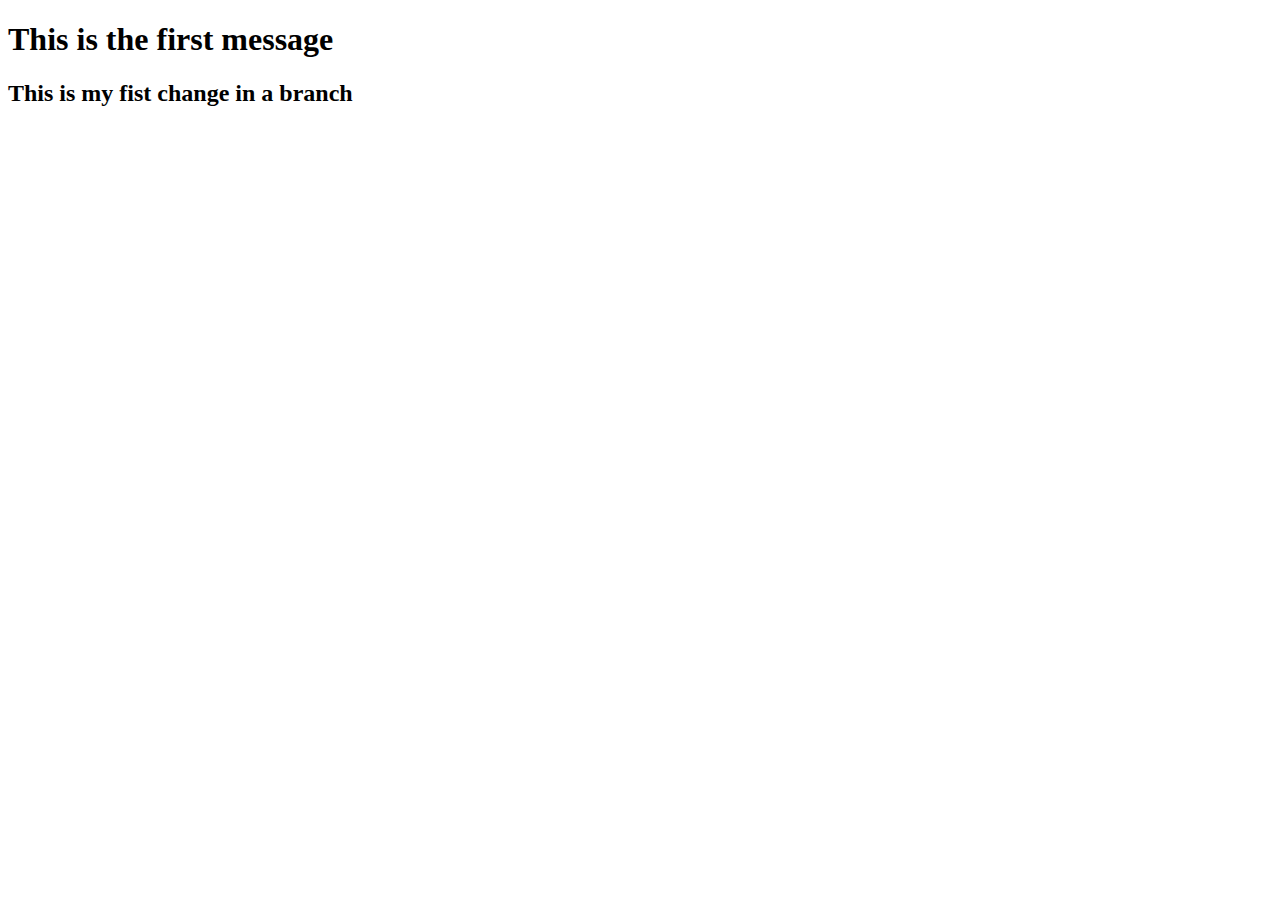
<file: index.html>
<!DOCTYPE html>
<html lang="en" dir="ltr">
  <head>
    <meta charset="utf-8">
    <title>New repository</title>
  </head>
  <body>
    <h1>This is the first message</h1>
    <h2>This is my fist change in a branch</h2>
  </body>
</html>
</file>
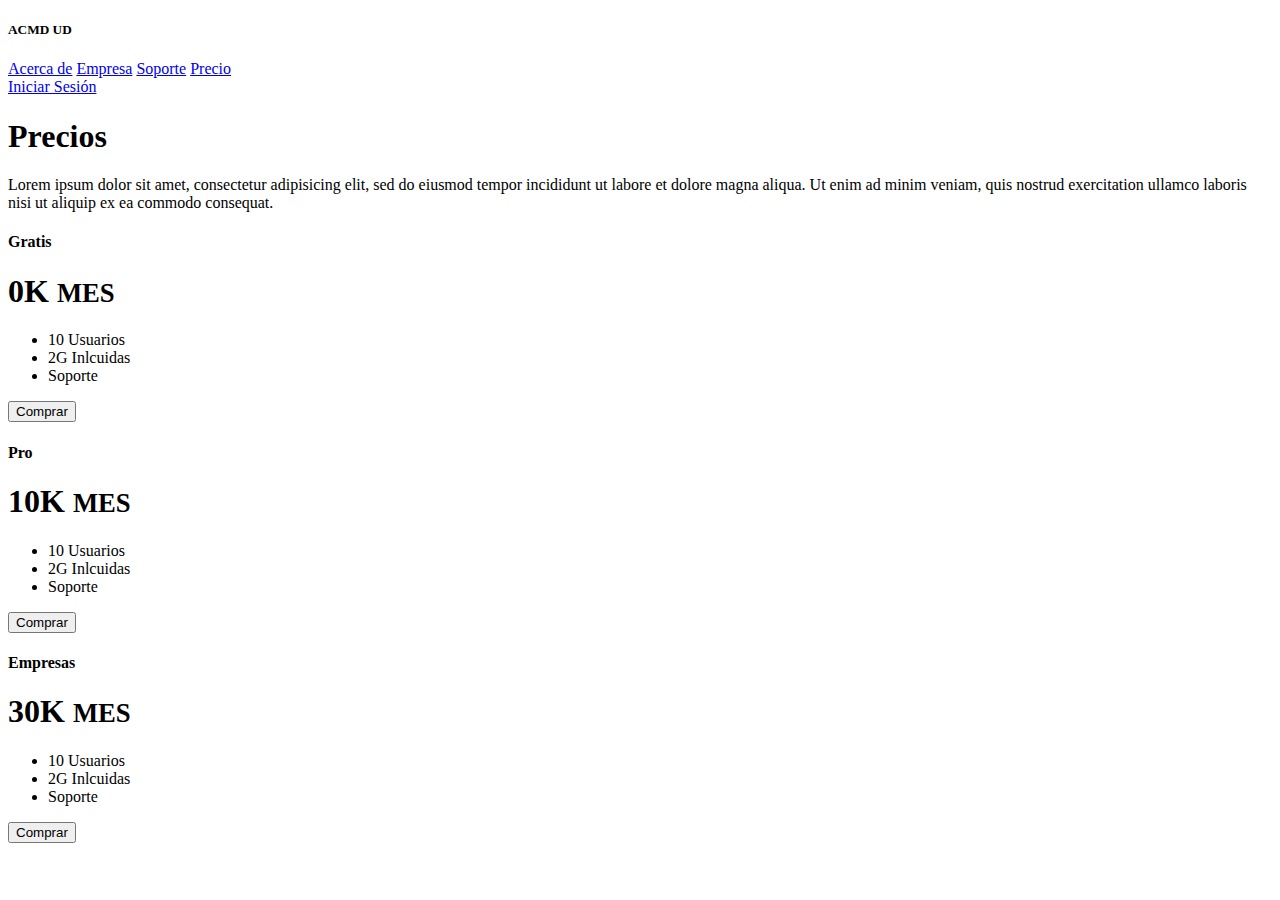
<file: Bootrstrap_menu_precios/index.html>
<!DOCTYPE html>
<html lang="en" dir="ltr">
  <head>
    <meta charset="utf-8">
    <title>ACM UD suscripcion</title>
    <link rel="stylesheet" href="https://stackpath.bootstrapcdn.com/bootstrap/4.5.0/css/bootstrap.min.css" integrity="sha384-9aIt2nRpC12Uk9gS9baDl411NQApFmC26EwAOH8WgZl5MYYxFfc+NcPb1dKGj7Sk" crossorigin="anonymous">

  </head>
  <body>
    <div class="d-flex flex-column flex-md-row align-items-center p-3 px-md-4 mb-3 bg-white border-bottom shadow-sm">
      <h5 class="my-0 mr-md-auto font-weight-normal">ACMD UD</h5>
      <nav class="my-2 my-md-0 mr-md-3">
          <a class="p-2 text-dark" href="#">Acerca de</a>
          <a class="p-2 text-dark" href="#">Empresa</a>
          <a class="p-2 text-dark" href="#">Soporte</a>
          <a class="p-2 text-dark" href="#">Precio</a>
      </nav>
      <a class="btn btn-outline-primary"href="#">Iniciar Sesión</a>
    </div>

    <div class="container">
      <div class="mx-auto text-center">
          <h1 class="display-4">Precios</h1>
          <p  class="lead">Lorem ipsum dolor sit amet, consectetur adipisicing elit, sed do
            eiusmod tempor incididunt ut labore et dolore magna aliqua. Ut enim
            ad minim veniam, quis nostrud exercitation ullamco laboris nisi ut
            aliquip ex ea commodo consequat.</p>
      </div>
      <div class="row">
        <div class="col">
          <div class="card">
              <div class="card-header">
                <h4 class="text-center mb-0">Gratis</h4>
              </div>

              <div class="card-body">
                <h1 class="card-title text-center">0K <small class="text-muted">MES</small></h1>
                <ul class="list-unstyled text-center">
                  <li>10 Usuarios</li>
                  <li>2G Inlcuidas</li>
                  <li>Soporte</li>
                </ul>
                <button type="button" class="btn btn-outline-primary btn-lg btn-block">Comprar</button>
              </div>
          </div>
        </div>
        <div class="col">
          <div class="card">
              <div class="card-header">
                <h4 class="text-center mb-0">Pro</h4>
              </div>

              <div class="card-body">
                <h1 class="card-title text-center">10K <small class="text-muted">MES</small></h1>
                <ul class="list-unstyled text-center">
                  <li>10 Usuarios</li>
                  <li>2G Inlcuidas</li>
                  <li>Soporte</li>
                </ul>
                <button type="button" class="btn btn-primary btn-lg btn-block">Comprar</button>
              </div>
          </div>
        </div>
        <div class="col">
          <div class="card">
              <div class="card-header">
                <h4 class="text-center mb-0">Empresas</h4>
              </div>

              <div class="card-body">
                <h1 class="card-title text-center">30K <small class="text-muted">MES</small></h1>
                <ul class="list-unstyled text-center">
                  <li>10 Usuarios</li>
                  <li>2G Inlcuidas</li>
                  <li>Soporte</li>
                </ul>
                <button type="button" class="btn btn-primary btn-lg btn-block">Comprar</button>
              </div>
          </div>
        </div>
      </div>
    </div>
    <script src="https://code.jquery.com/jquery-3.5.1.slim.min.js" integrity="sha384-DfXdz2htPH0lsSSs5nCTpuj/zy4C+OGpamoFVy38MVBnE+IbbVYUew+OrCXaRkfj" crossorigin="anonymous"></script>
    <script src="https://cdn.jsdelivr.net/npm/popper.js@1.16.0/dist/umd/popper.min.js" integrity="sha384-Q6E9RHvbIyZFJoft+2mJbHaEWldlvI9IOYy5n3zV9zzTtmI3UksdQRVvoxMfooAo" crossorigin="anonymous"></script>
    <script src="https://stackpath.bootstrapcdn.com/bootstrap/4.5.0/js/bootstrap.min.js" integrity="sha384-OgVRvuATP1z7JjHLkuOU7Xw704+h835Lr+6QL9UvYjZE3Ipu6Tp75j7Bh/kR0JKI" crossorigin="anonymous"></script>
  </body>
</html>
</file>
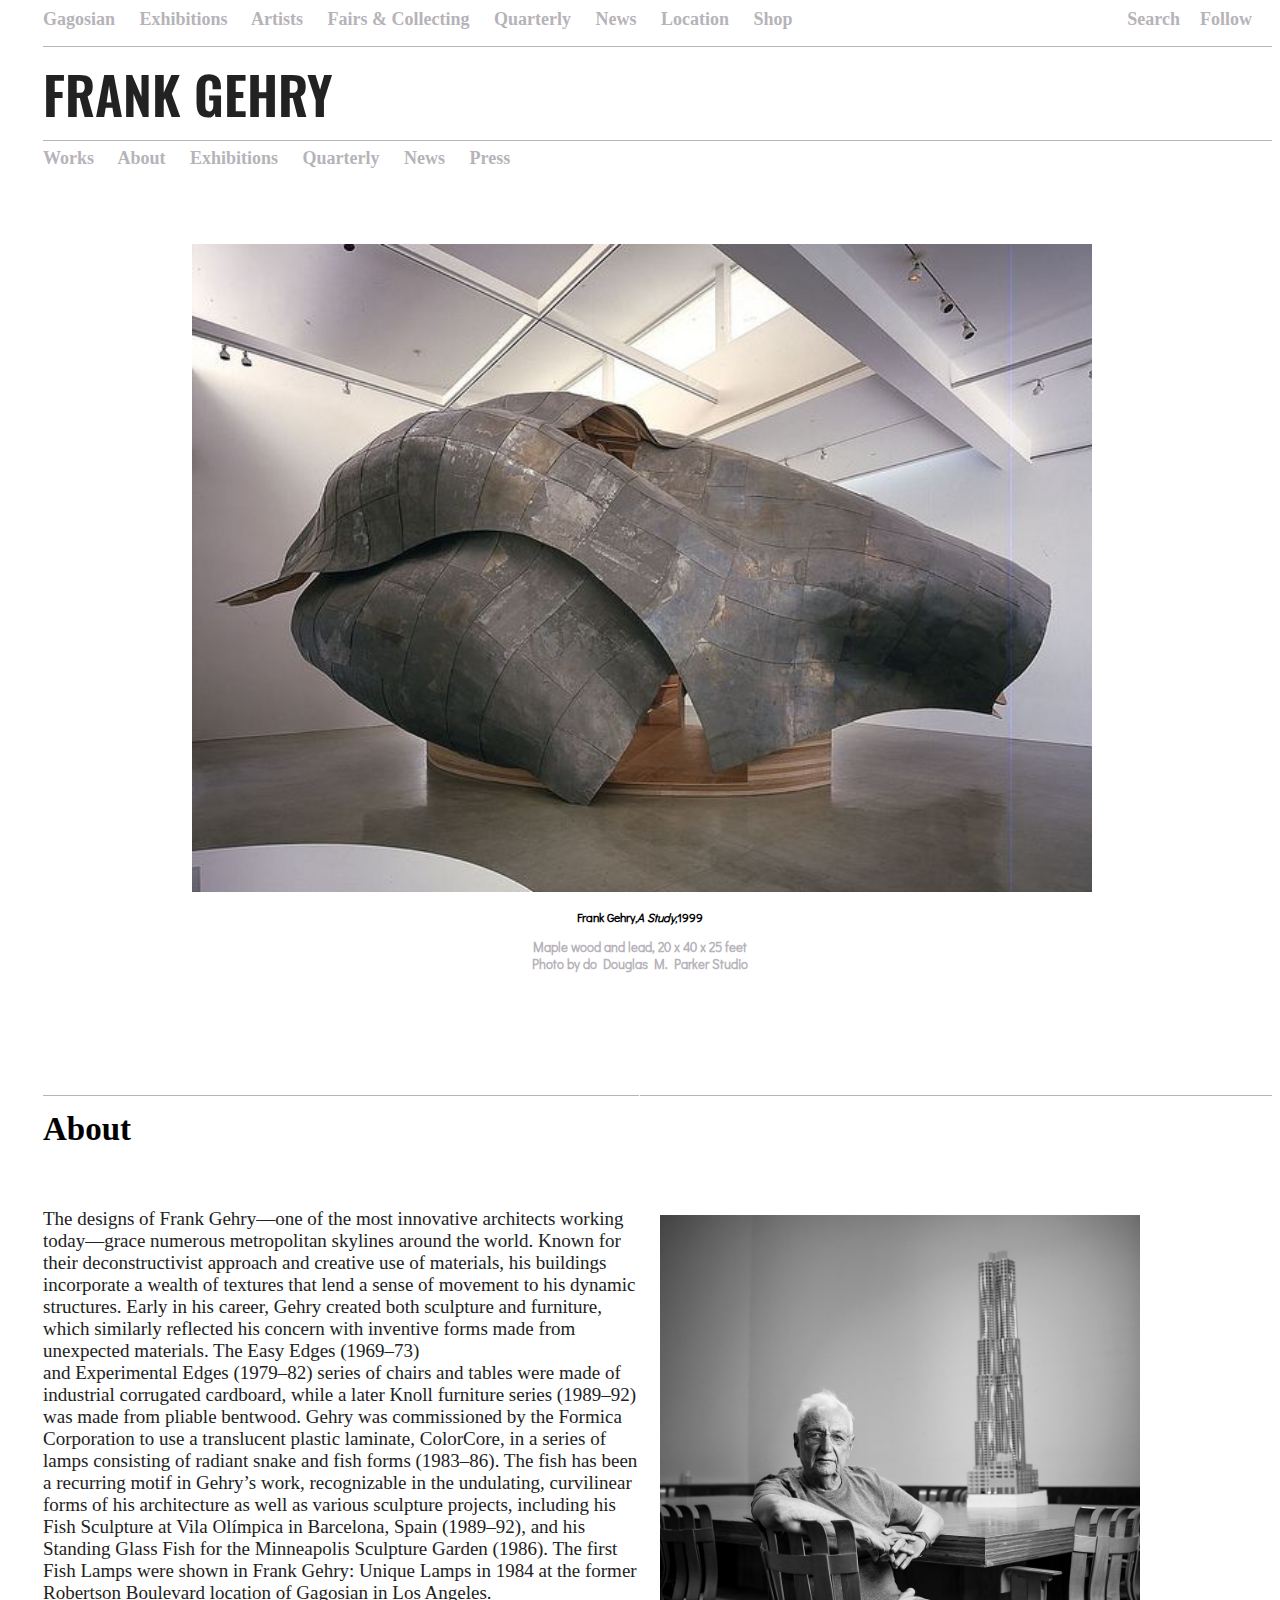
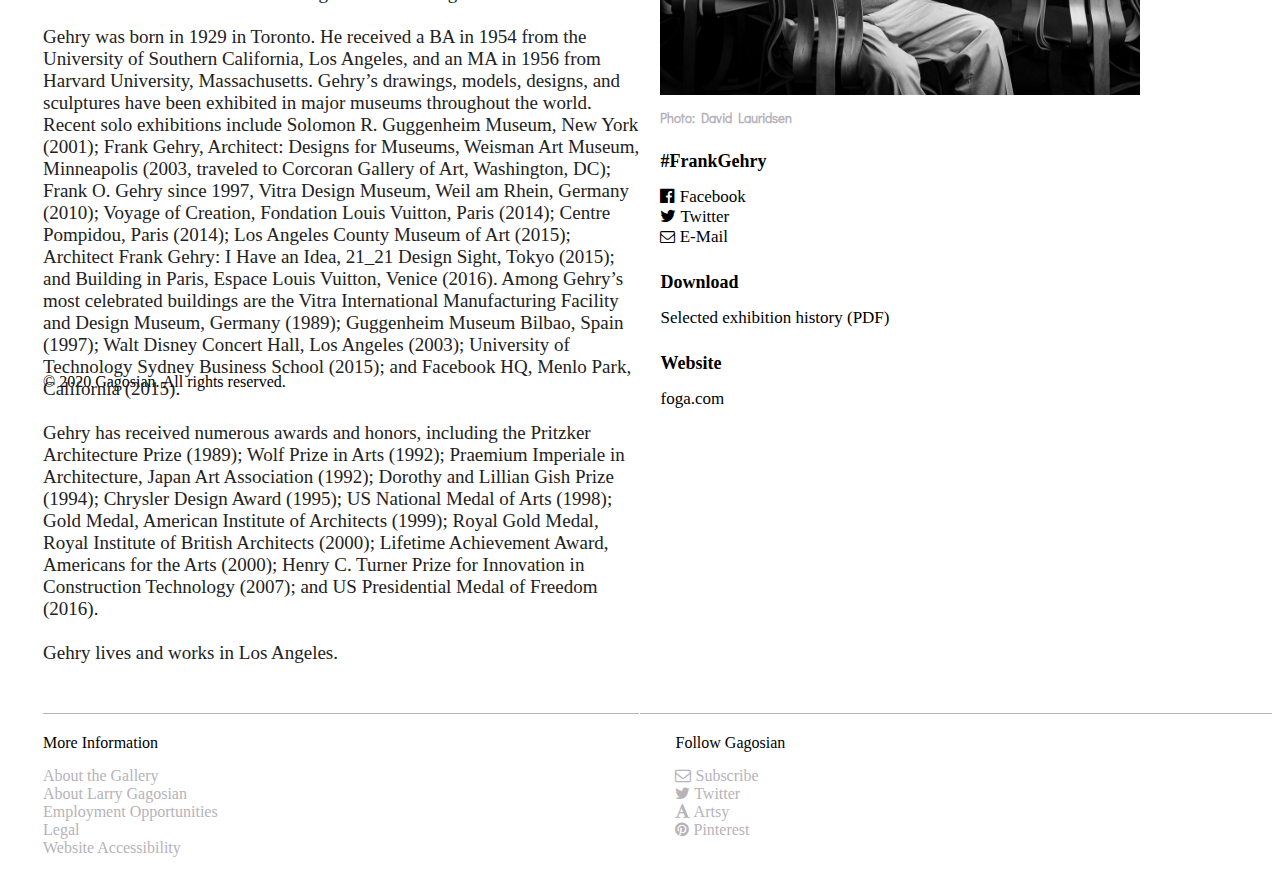
<file: maqueta_css/index.html>
<!DOCTYPE html>
<html lang="en" dir="ltr">
  <head>
    <meta charset="utf-8">
    <link href="https://fonts.googleapis.com/css2?family=Pathway+Gothic+One&display=swap" rel="stylesheet">
    <link href="https://fonts.googleapis.com/css2?family=Oswald:wght@400&display=swap" rel="stylesheet">
    <link href="https://fonts.googleapis.com/css2?family=Didact+Gothic&display=swap" rel="stylesheet">
    <link rel="stylesheet" href="https://cdnjs.cloudflare.com/ajax/libs/font-awesome/4.7.0/css/font-awesome.min.css">
    <link rel="stylesheet" href="styles/estilos.css">
    <title>Frank Gehry | Gagosian</title>
  </head>
  <body>
    <div class="grid-container">
      <div class="Navigation_bar Section_commons">
        <nav>
          <a href="">Gagosian</a>
          <a href="">Exhibitions</a>
          <a href="">Artists</a>
          <a href="">Fairs & Collecting</a>
          <a href="">Quarterly</a>
          <a href="">News</a>
          <a href="">Location</a>
          <a href="">Shop</a>
          <a class="right_nav" href="">Follow</a>
          <a class="right_nav" href="">Search</a>
        </nav>
      </div>
      <div class="Main_title Section_commons">
          Frank Gehry
      </div>
      <div class="Second_navigation_bar Navigation_bar Section_commons">
        <nav>
          <a href="">Works</a>
          <a href="">About</a>
          <a href="">Exhibitions</a>
          <a href="">Quarterly</a>
          <a href="">News</a>
          <a href="">Press</a>
        </nav>
      </div>
      <div class="Main_image">
        <img src="images/1999.jpg" alt="1999">
        <div class="image_info">
          <span>Frank Gehry</span>,<span id="italic_info">A Study</span>,<span>1999</span>
          <p id="par_info">Maple wood and lead, 20 x 40 x 25 feet <br> Photo by do Douglas
             M. Parker Studio</p>
        </div>

      </div>

      <div class="About_text- Section_commons Section_title">
        About
        <p id="about-content">
          The designs of Frank Gehry—one of the most innovative architects
          working today—grace numerous metropolitan skylines around the world.
          Known for their deconstructivist approach and creative use of
          materials, his buildings incorporate a wealth of textures that lend
          a sense of movement to his dynamic structures. Early in his career,
          Gehry created both sculpture and furniture, which similarly reflected
          his concern with inventive forms made from unexpected materials.
          The Easy Edges (1969–73) <br>and Experimental Edges (1979–82) series of
          chairs and tables were made of industrial corrugated cardboard, while
          a later Knoll furniture series (1989–92) was made from pliable
          bentwood. Gehry was commissioned by the Formica Corporation to use
          a translucent plastic laminate, ColorCore, in a series of lamps
          consisting of radiant snake and fish forms (1983–86). The fish has
          been a recurring motif in Gehry’s work, recognizable in the
          undulating, curvilinear forms of his architecture as well as various
          sculpture projects, including his Fish Sculpture at Vila Olímpica in
          Barcelona, Spain (1989–92), and his Standing Glass Fish for the
          Minneapolis Sculpture Garden (1986). The first Fish Lamps were shown
          in Frank Gehry: Unique Lamps in 1984 at the former Robertson
          Boulevard location of Gagosian in Los Angeles.
          <br><br>
          Gehry was born in 1929 in Toronto. He received a BA in 1954 from the
          University of Southern California, Los Angeles, and an MA in 1956
          from Harvard University, Massachusetts. Gehry’s drawings, models,
          designs, and sculptures have been exhibited in major museums
          throughout the world. Recent solo exhibitions include Solomon R.
          Guggenheim Museum, New York (2001); Frank Gehry, Architect: Designs
          for Museums, Weisman Art Museum, Minneapolis (2003, traveled to
          Corcoran Gallery of Art, Washington, DC); Frank O. Gehry since 1997,
          Vitra Design Museum, Weil am Rhein, Germany (2010); Voyage of
          Creation, Fondation Louis Vuitton, Paris (2014); Centre Pompidou,
          Paris (2014); Los Angeles County Museum of Art (2015);
          Architect Frank Gehry: I Have an Idea, 21_21 Design Sight,
          Tokyo (2015); and Building in Paris, Espace Louis Vuitton,
          Venice (2016). Among Gehry’s most celebrated buildings are
          the Vitra International Manufacturing Facility and Design Museum,
          Germany (1989); Guggenheim Museum Bilbao, Spain (1997); Walt Disney
          Concert Hall, Los Angeles (2003); University of Technology Sydney
          Business School (2015); and Facebook HQ, Menlo Park, California (2015).
          <br><br>
          Gehry has received numerous awards and honors, including the Pritzker
          Architecture Prize (1989); Wolf Prize in Arts (1992); Praemium
          Imperiale in Architecture, Japan Art Association (1992); Dorothy
          and Lillian Gish Prize (1994); Chrysler Design Award (1995); US
          National Medal of Arts (1998); Gold Medal, American Institute of
          Architects (1999); Royal Gold Medal, Royal Institute of British
          Architects (2000); Lifetime Achievement Award, Americans for the Arts
          (2000); Henry C. Turner Prize for Innovation in Construction Technology
          (2007); and US Presidential Medal of Freedom (2016).
          <br><br>
          Gehry lives and works in Los Angeles.
        </p>
      </div>

      <div class="About_image">
        <img src="images/Frank-Gehry.jpg" alt="Frank_Gehry">
        <div class="image_info">
          <p id="photo_credits">Photo: David Lauridsen</p>
          <h2>#FrankGehry</h2>
          <a target="_blank" href="https://www.facebook.com/share.php?u=https%3A%2F%2Fgagosian.com%2Fartists%2Ffrank-gehry%2F">
            <i class="fa fa-facebook-official"></i>
            Facebook
          </a>
          <br>
          <a target="_blank" href="https://twitter.com/intent/tweet?url=https%3A//gagosian.com/artists/frank-gehry/&hashtags=FrankGehry&text=Gagosian%20%7C%20Frank%20Gehry">
            <i class="fa fa-twitter"></i>
            Twitter
          </a>
          <br>
          <a target="_blank" href="https://twitter.com/intent/tweet?url=https%3A//gagosian.com/artists/frank-gehry/&hashtags=FrankGehry&text=Gagosian%20%7C%20Frank%20Gehry">
            <i class="fa fa-envelope-o" style="font-size:15px;"></i>
            E-Mail
          </a>
          <h2>Download</h2>
          <a target="_blank" class="links" href="https://gagosian.com/media/artists/frank-gehry/Gehry_Frank.pdf">
            Selected exhibition history (PDF)
          </a>
          <h2>Website</h2>
          <a target="_blank" class="links" href="https://www.foga.com/">
            foga.com
          </a>
        </div>
      </div>

      <div class="info Section_commons footer_commons">
        More Information
        <div class="info_links">
          <a target="_blank" class="links" href="https://gagosian.com/about/about-gallery/">
            About the Gallery
          </a>
          <br>
          <a target="_blank" class="links" href="https://gagosian.com/about/about-larry-gagosian/">
            About Larry Gagosian
          </a>
          <br>
          <a target="_blank" class="links" href="https://gagosian.com/jobs/">
            Employment Opportunities
          </a>
          <br>
          <a target="_blank" class="links" href="https://gagosian.com/legal/terms-and-conditions/">
            Legal
          </a>
          <br>
          <a target="_blank" class="links" href="https://gagosian.com/legal/website-accessibility/">
            Website Accessibility
          </a>
        </div>
      </div>
      <div class="folllow info footer_commons">
        Follow Gagosian
        <div class="info_links">
          <a target="_blank" class="links" href="https://gagosian.com/subscribe/">
            <i class="fa fa-envelope-o"></i>
            Subscribe
          </a>
          <br>
          <a target="_blank" class="links" href="https://twitter.com/gagosian">
            <i class="fa fa-twitter"></i>
            Twitter
          </a>
          <br>
          <a target="_blank" class="links" href="https://www.artsy.net/gagosian-gallery/">
            <i class="fa fa-font" aria-hidden="true"></i>
            Artsy
          </a>
          <br>
          <a target="_blank" class="links" href="https://co.pinterest.com/gagosian/">
            <i class="fa fa-pinterest" aria-hidden="true"></i>
            Pinterest
          </a>
        </div>
      </div>
    </div>
    <div class="Copyright Section_commons">
      © 2020 Gagosian. All rights reserved.
    </div>
  </body>
</html>
</file>
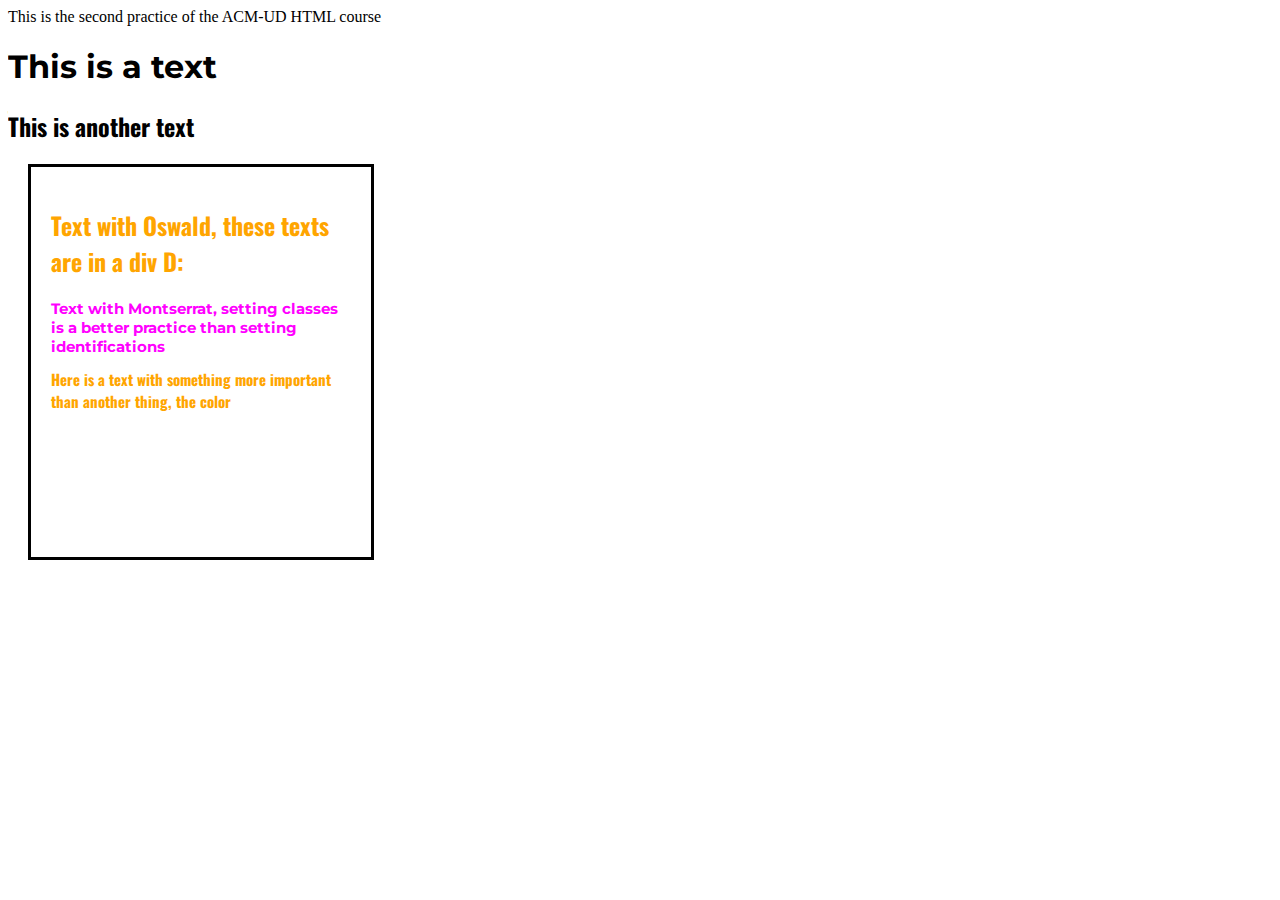
<file: second_lesson/index.html>
<!DOCTYPE html>
<html lang="es" dir="ltr">
  <head>
    <meta charset="utf-8">
    <meta name="viewport" content="width=device-width, initial-scale=1.0">
    <title>Hello World</title>
    <link rel='icon' type= "image/x-icon" href="favicon.ico">
    <link href="https://fonts.googleapis.com/css2?family=Montserrat:ital,wght@1,200&family=Oswald:wght@300&display=swap" rel="stylesheet">
  </head>
  <style media="screen">
      h1{
        font-family: 'Montserrat', sans-serif;
      }
      h2{
        font-family: 'Oswald', sans-serif;
      }
      #tag{
        font-family: 'Oswald', sans-serif;
        color: orange !important;
      }
      .klass{
          font-family: 'Montserrat', sans-serif;
          color: magenta;
          font-size: 15px;
      }
      .main{
          width: 300px;
          height: 350px;
          margin-top: 20px;
          margin-left: 20px;
          padding: 20px;
          border: black solid;
      }
  </style>
  <body>
    <header>
      This is the second practice of the ACM-UD HTML course
    </header>
    <h1>This is a text</h1>
    <h2>This is another text</h2>
    <div class = "main">
      <h2 id="tag">Text with Oswald, these texts are in a div D:</h2>
      <h2 class = "klass">Text with Montserrat,
      setting classes is a better practice than setting identifications</h2>
      <h2 class = "klass" id="tag">Here is a text with something more important than
      another thing, the color</h2>
    </div>
    </body>
</html>
</file>
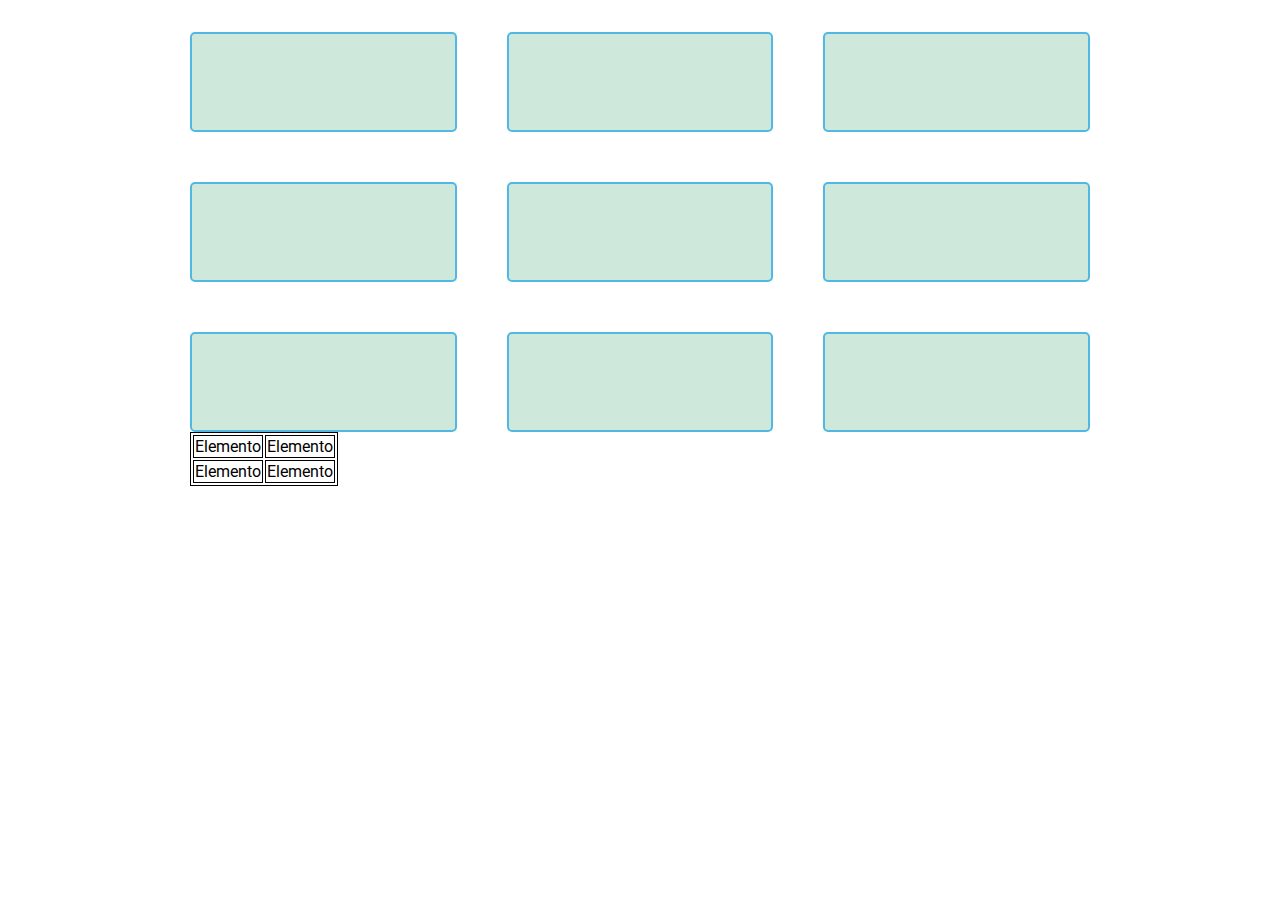
<file: third_lesson/index.html>
<!DOCTYPE html>
<html lang="es">

<head>
    <meta charset="UTF-8">
    <meta name="viewport" content="width=device-width, initial-scale=1.0">
    <title>Document</title>
    <link href="https://fonts.googleapis.com/css2?family=Roboto:ital,wght@0,100;0,300;0,400;0,500;1,300;1,400&display=swap" rel="stylesheet">
</head>
<style>
    * {
        font-family: 'Roboto', sans-serif;
    }

    body {
        width: 90%;
        max-width: 900px;
        margin: 2em auto;
    }

    .contanier {
        display: grid;
        grid-template-columns: repeat(3, 1fr);
        grid-auto-rows: 100px;
        grid-gap: 50px;
    }

    .contanier>div {
        border-radius: 5px;
        background-color: rgb(207, 232, 220);
        border: 2px solid rgb(79, 185, 227);
    }

    table,
    th,
    td {
        border: 1px solid black;
    }
</style>

<body>
    <div class="contanier">
        <div></div>
        <div></div>
        <div></div>
        <div></div>
        <div></div>
        <div></div>
        <div></div>
        <div></div>
        <div></div>
    </div>

    <table>
        <tr>
            <td>Elemento</td>
            <td>Elemento</td>

        </tr>
        <tr>
            <td>Elemento</td>

            <td>Elemento</td>

        </tr>
    </table>

</body>

</html>
</file>
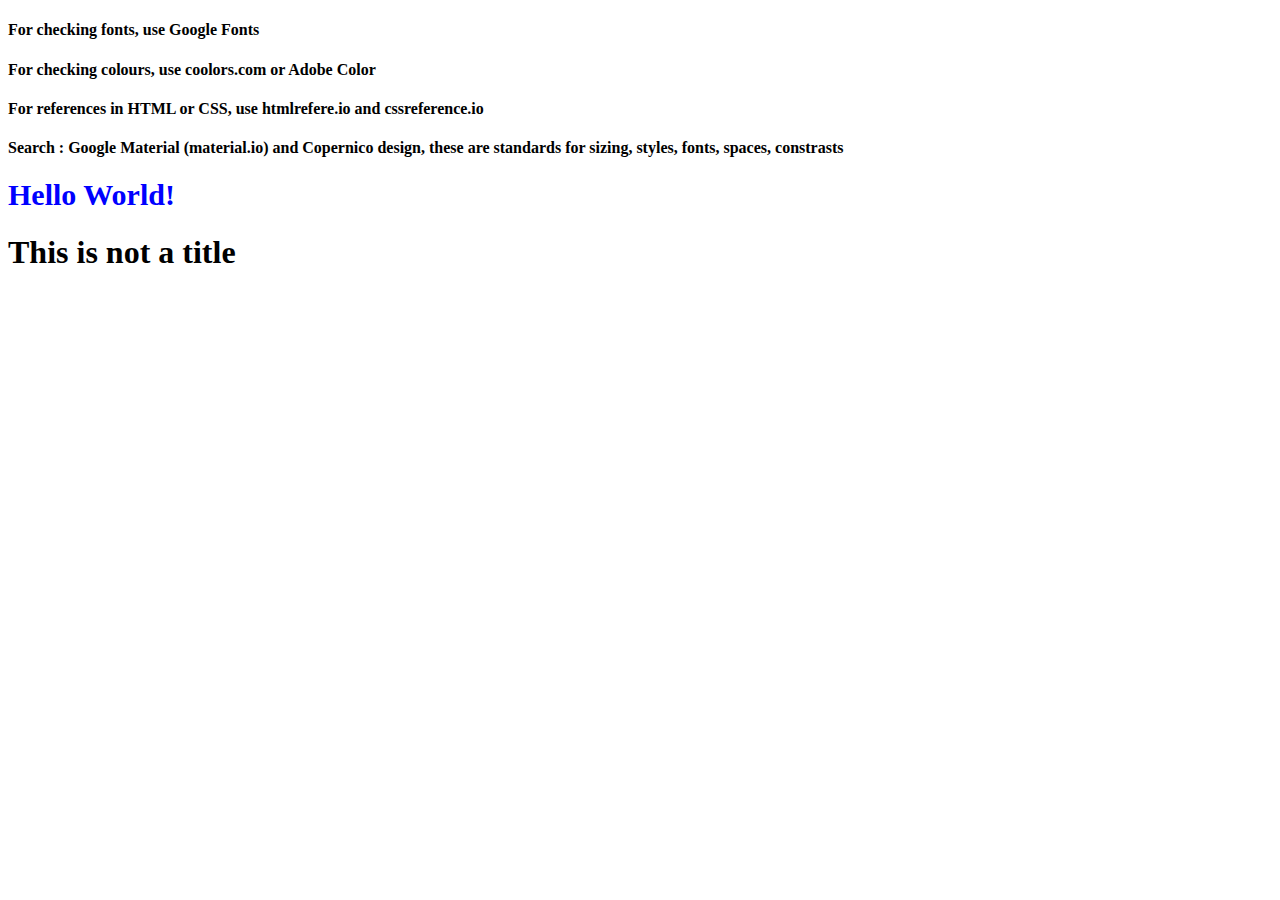
<file: first_exercise.html>
<!DOCTYPE html>
<html>
  <head>
    <title>My page</title>
  </head>
  <style>
      .title{
        font-size: 30px;
        color: blue;
      }
  </style>
  <body>
    <h4>For checking fonts, use Google Fonts</h4>
    <h4>For checking colours, use coolors.com or Adobe Color</h4>
    <h4>For references in HTML or CSS, use htmlrefere.io and cssreference.io</h4>
    <h4>Search : Google Material (material.io) and Copernico design,
        these are standards for sizing, styles, fonts, spaces, constrasts</h4>
    <h1 class = "title">Hello World!</h1>
    <h1>This is not a title</h1>
    <p></p>
  </body>
</html>
</file>
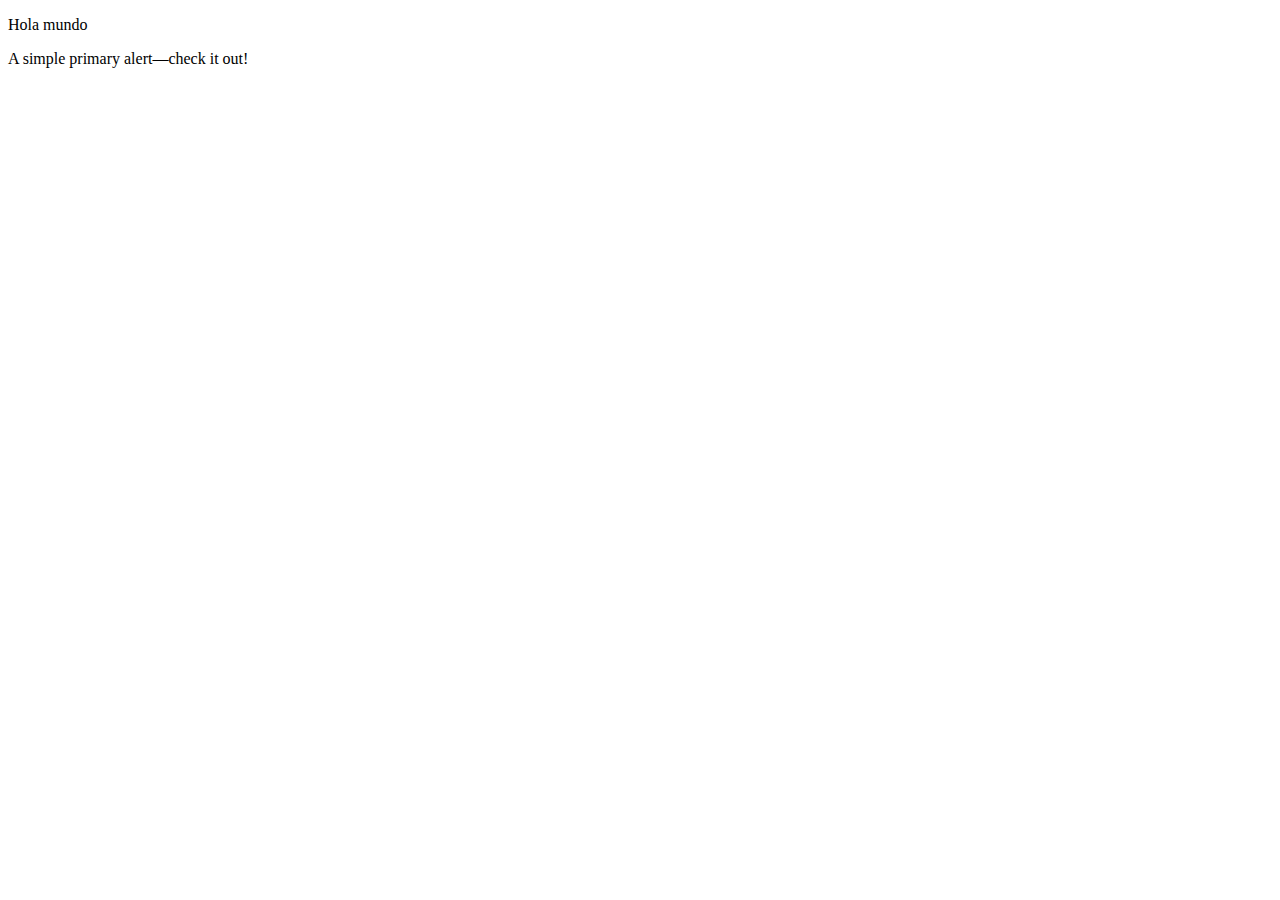
<file: third_lesson/index2.html>
<!DOCTYPE html>
<html lang="en">
  <head>
    <meta charset="utf-8">
    <title>Document</title>
    <link rel="stylesheet" href="https://stackpath.bootstrapcdn.com/bootstrap/4.5.0/css/bootstrap.min.css" integrity="sha384-9aIt2nRpC12Uk9gS9baDl411NQApFmC26EwAOH8WgZl5MYYxFfc+NcPb1dKGj7Sk" crossorigin="anonymous">
  </head>
  <body>

    <p>Hola mundo</p>
    <div class="alert alert-primary" role="alert">
        A simple primary alert—check it out!
    </div>
    <script src="https://code.jquery.com/jquery-3.5.1.slim.min.js" integrity="sha384-DfXdz2htPH0lsSSs5nCTpuj/zy4C+OGpamoFVy38MVBnE+IbbVYUew+OrCXaRkfj" crossorigin="anonymous"></script>
    <script src="https://cdn.jsdelivr.net/npm/popper.js@1.16.0/dist/umd/popper.min.js" integrity="sha384-Q6E9RHvbIyZFJoft+2mJbHaEWldlvI9IOYy5n3zV9zzTtmI3UksdQRVvoxMfooAo" crossorigin="anonymous"></script>
    <script src="https://stackpath.bootstrapcdn.com/bootstrap/4.5.0/js/bootstrap.min.js" integrity="sha384-OgVRvuATP1z7JjHLkuOU7Xw704+h835Lr+6QL9UvYjZE3Ipu6Tp75j7Bh/kR0JKI" crossorigin="anonymous"></script>
  </body>
</html>
</file>
<file: maqueta_css/styles/estilos.css>
/*Grid container (Layoutit!) */
.grid-container {
  display: grid;
  grid-template-columns: 1fr 1fr 1fr 1fr 1fr 1fr 1fr 1fr 1fr 1fr 1fr 1fr;
  grid-template-rows: 0.2fr 0.5fr 0.2fr 1.7fr 2.2fr 0.4fr 1.5fr 1.3fr 0.5fr 0.5fr 2fr 1fr;
  gap: 1px 1px;
  grid-template-areas: "Navigation_bar Navigation_bar Navigation_bar Navigation_bar Navigation_bar Navigation_bar Navigation_bar Navigation_bar Navigation_bar Navigation_bar Navigation_bar Navigation_bar" "Main_title Main_title Main_title Main_title Main_title Main_title Main_title Main_title Main_title Main_title Main_title Main_title" "Second_navigation_bar Second_navigation_bar Second_navigation_bar Second_navigation_bar Second_navigation_bar Second_navigation_bar Second_navigation_bar Second_navigation_bar Second_navigation_bar Second_navigation_bar Second_navigation_bar Second_navigation_bar" "Main_image Main_image Main_image Main_image Main_image Main_image Main_image Main_image Main_image Main_image Main_image Main_image" "About_text- About_text- About_text- About_text- About_text- About_text- About_image About_image About_image About_image About_image About_image" "exhibitions_title exhibitions_title exhibitions_title exhibitions_title exhibitions_title exhibitions_title exhibitions_title exhibitions_title exhibitions_title exhibitions_title exhibitions_title exhibitions_title" "card1 card1 card1 card2 card2 card2 card3 card3 card3 card4 card4 card4" "card5 card5 card5 card6 card6 card6 card7 card7 card7 . . ." "Link_exhibitions Link_exhibitions Link_exhibitions Link_exhibitions Link_exhibitions Link_exhibitions Link_exhibitions Link_exhibitions Link_exhibitions Link_exhibitions Link_exhibitions Link_exhibitions" "Quarterly_title Quarterly_title Quarterly_title Quarterly_title Quarterly_title Quarterly_title Quarterly_title Quarterly_title Quarterly_title Quarterly_title Quarterly_title Quarterly_title" "card8 card8 card8 card8 card9 card9 card9 card9 . . . ." "info info info info info info folllow folllow folllow folllow folllow folllow";
}

/*Caracteristicas comunes*/
.Section_commons{
  margin-left: 35px;
}
.Section_title{
  font-family: "Times New Roman", Times, serif;
  position: relative;
  border-top: 1px solid #b6b3b9;
  padding-top: 15px;
  margin-top: 40px;
  font-size: 33px;
  font-weight: 900;
}

/*Barra de navegacion*/
.Navigation_bar {
  grid-area: Navigation_bar;
  font-family: Minion,Times New Roman, STSong,serif;
  font-size: 18px;
  line-height: 22.5px;
  font-weight: 600;
  height: 30px;

}
.Navigation_bar a{
  margin-right: 20px;
  color: #b6b3b9;
}
.Navigation_bar a:link, .Navigation_bar a:hover, .Navigation_bar a:focus{
  text-decoration: none;
}
.Navigation_bar a:hover{
  color: #000;
}
.Navigation_bar .right_nav{
  float: right;
}

/*Titulo principal*/
.Main_title {
  grid-area: Main_title;
  color: #222;
  font-family: 'Oswald','Pathway Gothic One', sans-serif;
  margin-top: 5px;
  margin-bottom: 5px;
  padding-top: 8px;
  padding-bottom: 8px;
  font-size: 52px;
  font-weight: 600;
  text-transform: uppercase;
  border-top: 1px solid #b6b3b9;
  border-bottom: 1px solid #b6b3b9;
}

/*Segunda barra de navegacion*/
.Second_navigation_bar {
  grid-area: Second_navigation_bar;
}

/*Imagen principal*/
.Main_image {
  grid-area: Main_image;
  position: relative;
  margin: auto;
}
/*Información de la imagen principal*/
.Main_image img{
  position: absolute;
  top: -35px;
  left: -340px;
  width: 900px;
}
.Main_image .image_info{
  text-align: center;
  position: relative;
  font-family: 'Didact Gothic', sans-serif;
  top: 630px;
  font-weight: 900;
  font-size: 12px;
}
#italic_info{
  font-style: italic;
}
#par_info{
  font-size: 13px;
  color: #b6b3b9;
}
.About_text- {
  grid-area: About_text-;
  top: 600px;
}

/*Informacion*/
#about-content{
  position: absolute;
  margin-top: 60px;
  font-size: 19px;
  font-weight: normal;
  color: #222;
}

/*Imagen de la informacion*/
.About_image {
  grid-area: About_image;
  position: relative;
  margin-top: 40px;
  top: 600px;
  font-size: 12px;
  border-top: 1px solid #b6b3b9;
}
.About_image img{
  position: absolute;
  top: 119px;
  left: 20px;
  width: 480px;
}

/*Informacion de la imagen*/
.About_image .image_info{
  position: relative;
  top: 600px;
  margin-left: 20px;
}

/*Creditos del fotografo*/
#photo_credits{
  position: relative;
  font-family: 'Didact Gothic', sans-serif;
  font-size: 13px;
  color: #b6b3b9;
  font-weight: 900;
}

/*Informacion adicional del artista*/
.About_image h2{
  margin-top: 25px;
}
.About_image a{
  font-size: 17px;
  margin-right: 20px;
  color: #000;
}
.About_image a:link, .About_image a:hover, .About_image a:focus{
  text-decoration: none;
}
.About_image a:hover{
  color: #b6b3b9;
}
.About_image .links:hover{
  color: #000;
}

/*Pie de página*/
.footer_commons{
  position: relative;
  border-top: 1px solid #b6b3b9;
  padding-top: 20px;
  top: 500px;
}
.info {
   grid-area: info;
}
.info_links{
 margin-top: 15px;
}
.info a{
 color: #b6b3b9;
}
.footer_commons a:link, .About_image a:hover, .About_image a:focus{
 text-decoration: none;
}
.footer_commons a:hover{
 color: #b6b3b9;
}
.footer_commons .links:hover{
 color: #000;
}
.folllow {
grid-area: folllow;
margin-left: 0;
padding-left: 35px;
}

/*Copyright del autor de la pagina
.Copyright{
  position: relative;
  top: 550px;
  padding-bottom: 25px; 
}*/
</file>
